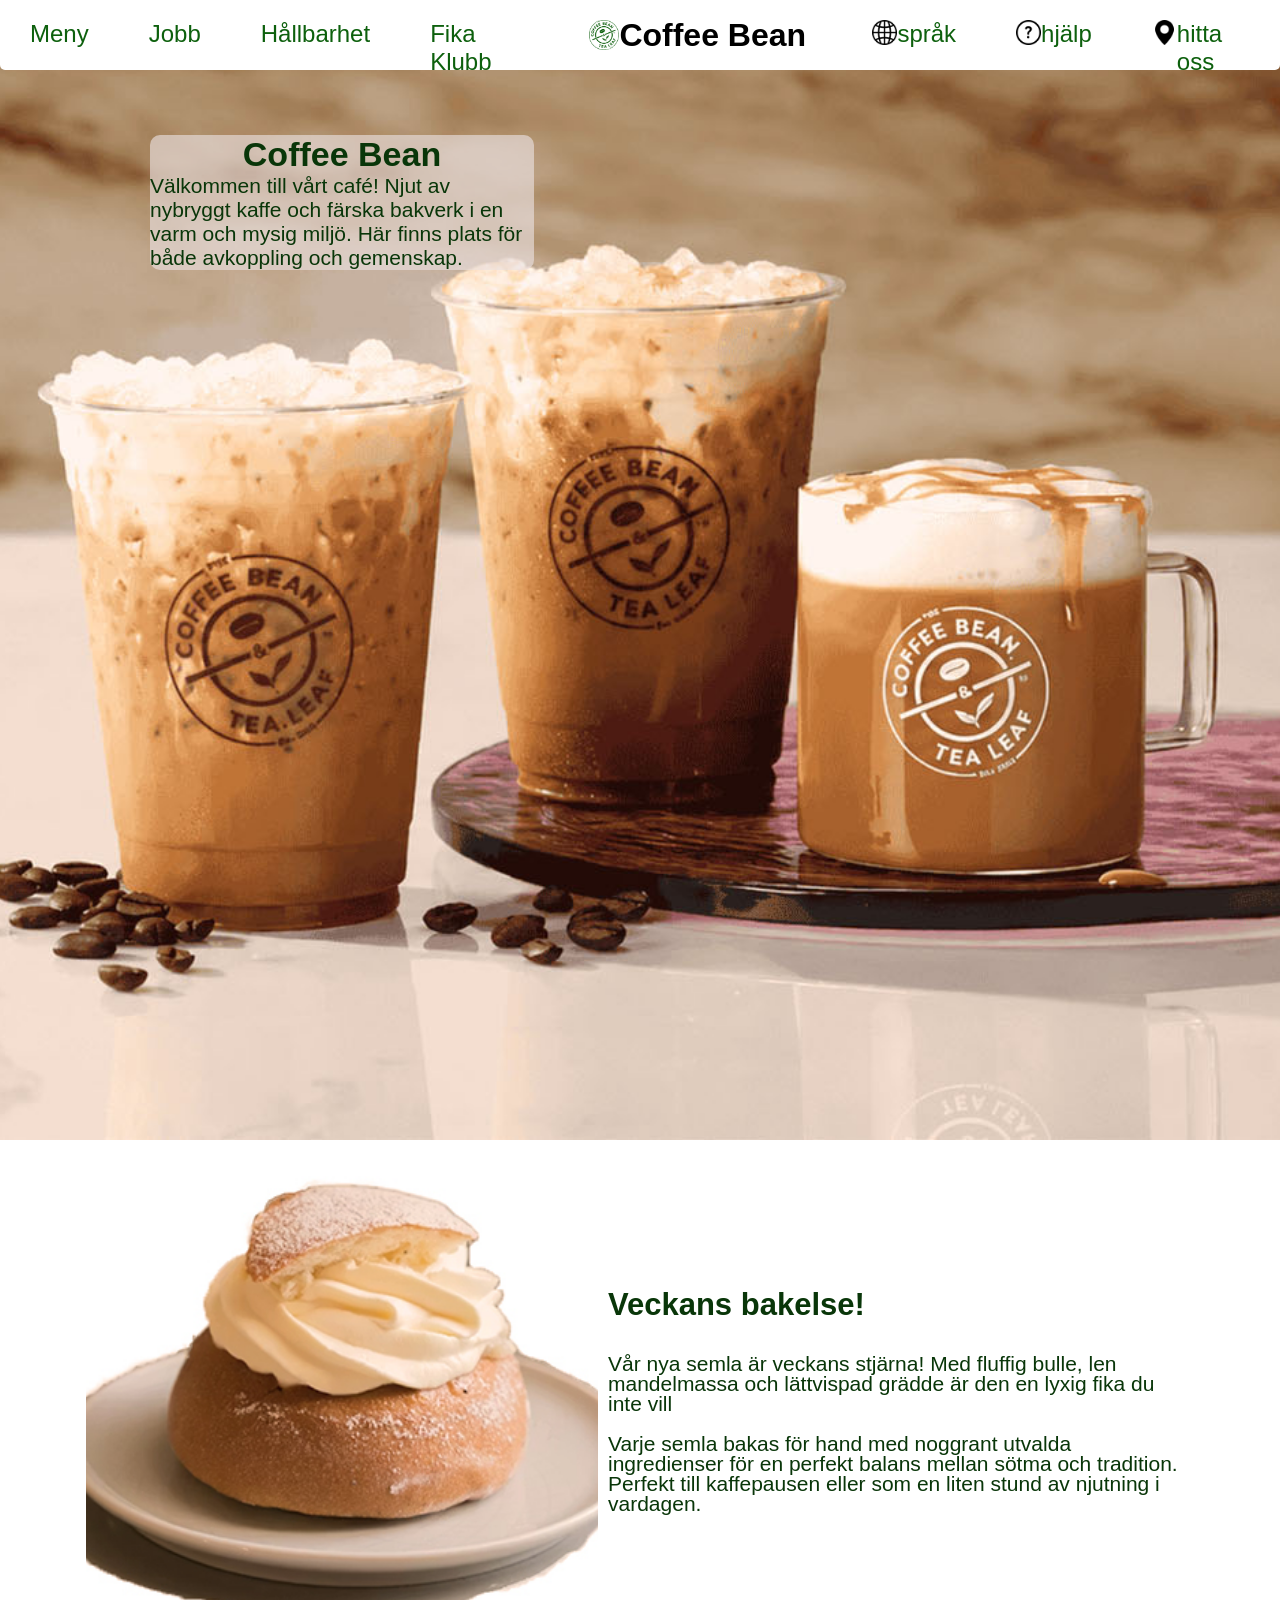
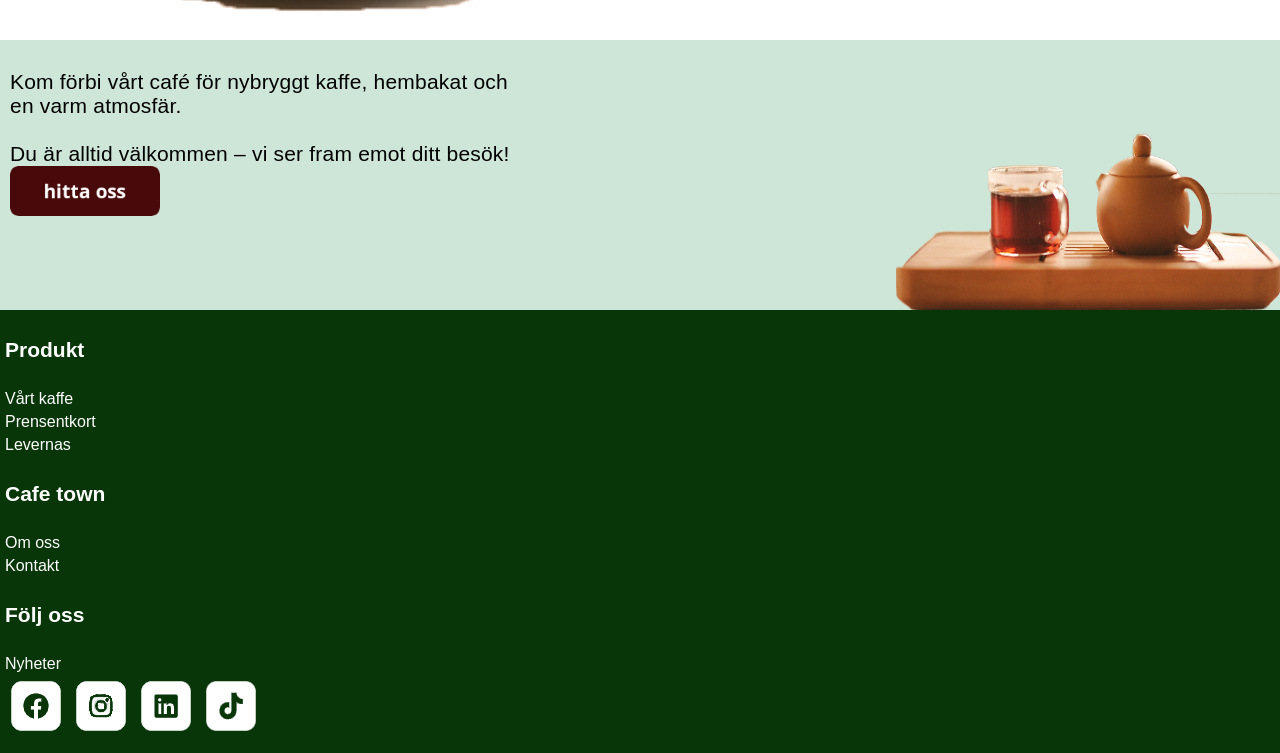
<file: index.html>
<!DOCTYPE html>
<html lang="en">
<head>
  <meta charset="UTF-8">
  <meta name="viewport" content="width=device-width, initial-scale=1.0">
  <meta http-equiv="X-UA-Compatible" content="ie=edge">
  <link rel="stylesheet" href="css/style.css">
  <title>main</title>
</head>
<body>

  <div class="hamburgerMenu">
    <ul>
    <li class="meny"><a href="meny.html">Meny</a></li>
    <li class="meny">Jobb</li>
    <li class="meny">Hållbarhet</li>
        <li class="meny"><a href="FikaKlubb.html">Fika klubb</a></li>
    <li class="tiny"><img class="icons" src="img/globe.png" alt=""> Välj språk</li>
    <li class="tiny"><img class="icons" src="img/question.png" alt=""> Hjälp </li>
    <li class="tiny"><img class="icons" src="img/pin.png" alt=""><a href="hittaOss.html">Hitta Oss</a> </li>
    </ul>
  </div>
  <div class="fade"> </div>

  
  <div class="container">
    <header class="navigation" > 
      <nav class="phoNav"> <img id="icons" src="img/menu.png" alt="menu"></nav>
      <nav class="lapNav">
        <a href="meny.html"><p  class="lapText">Meny</p></a>
        <a href=""><p  class="lapText"> Jobb</p></a>
        <a href=""><p  class="lapText" >Hållbarhet</p></a>
           <a href="FikaKlubb.html"><p  class="lapText" >Fika Klubb</p></a>
      </nav>
<h1> <img  class="icon" src="img/logo.png" alt=""> Coffee Bean</h1>
      <nav class="lapNav">
        <a href=""><p  class="lapText"> <img class="lapIcon" src="img/globe.png" alt="språk">språk</p></a>
        <a href=""><p  class="lapText"> <img class="lapIcon" src="img/question.png" alt="språk">hjälp</p></a>
        <a href="hittaOss.html"><p class="lapText"> <img class="lapIcon" src="img/pin.png" alt="språk">hitta oss</p></a>
      </nav>
    <aside class="phoNav"><a href="hittaOss.html" aria-label="Klicka här för att navigera till hitta oss sidan."><img class="icons" src="img/pin.png" alt="hitta oss"></a> </aside>
    </header>
  
    <main class="main"> <div class="main_rubrik"> <h2>Coffee Bean</h2><p> Välkommen till vårt café! Njut av nybryggt 
      kaffe och färska bakverk i en varm och mysig 
      miljö. Här finns plats för både avkoppling och gemenskap.</p></div>
      </main>
    <div class="veckans_bakelse">
      <aside class="veckans_bakelse_bild">    </aside >
    <aside class="veckans_bakelse_text"> <h3>Veckans bakelse!</h3><p class="veckans_bakelse_paragraf">Vår nya semla är veckans stjärna! Med fluffig bulle, len mandelmassa och lättvispad grädde är den en lyxig fika du inte vill <br> <br> Varje semla bakas för hand med noggrant utvalda ingredienser för en perfekt balans mellan sötma och tradition. Perfekt till kaffepausen eller som en liten stund av njutning i vardagen.</p> </aside>

    </div>
    <section class="coffe_banner"><p class="coffe_banner_text">Kom förbi vårt café för nybryggt kaffe, hembakat och en varm atmosfär. <br><br>Du är alltid välkommen – vi ser fram emot ditt besök!
 <br>
       <a href="hittaOss.html"><img class="button" src="img/button_hitta-oss.png" alt="Hitta oss"></a>
        </p>
        <img class="banner" src="img/tea.png" alt="">  
      </section>

    <footer>
      <ul>
      <li><h4>Produkt</h4></li>
      <li>Vårt kaffe</li>
    <li>Prensentkort</li>
  <li>Levernas</li> 
  <li><h4>Cafe town</h4></li>
  <li>Om oss</li>
  <li>Kontakt</li>
  <li><h4>Följ oss</h4></li>
  <li>Nyheter</li>
  <li> <img src="img/icons.png" alt=""></li>
</ul>
</footer>
  </div>
  <script src="js/hamburger.js"></script>
</body>
</html>
</file>
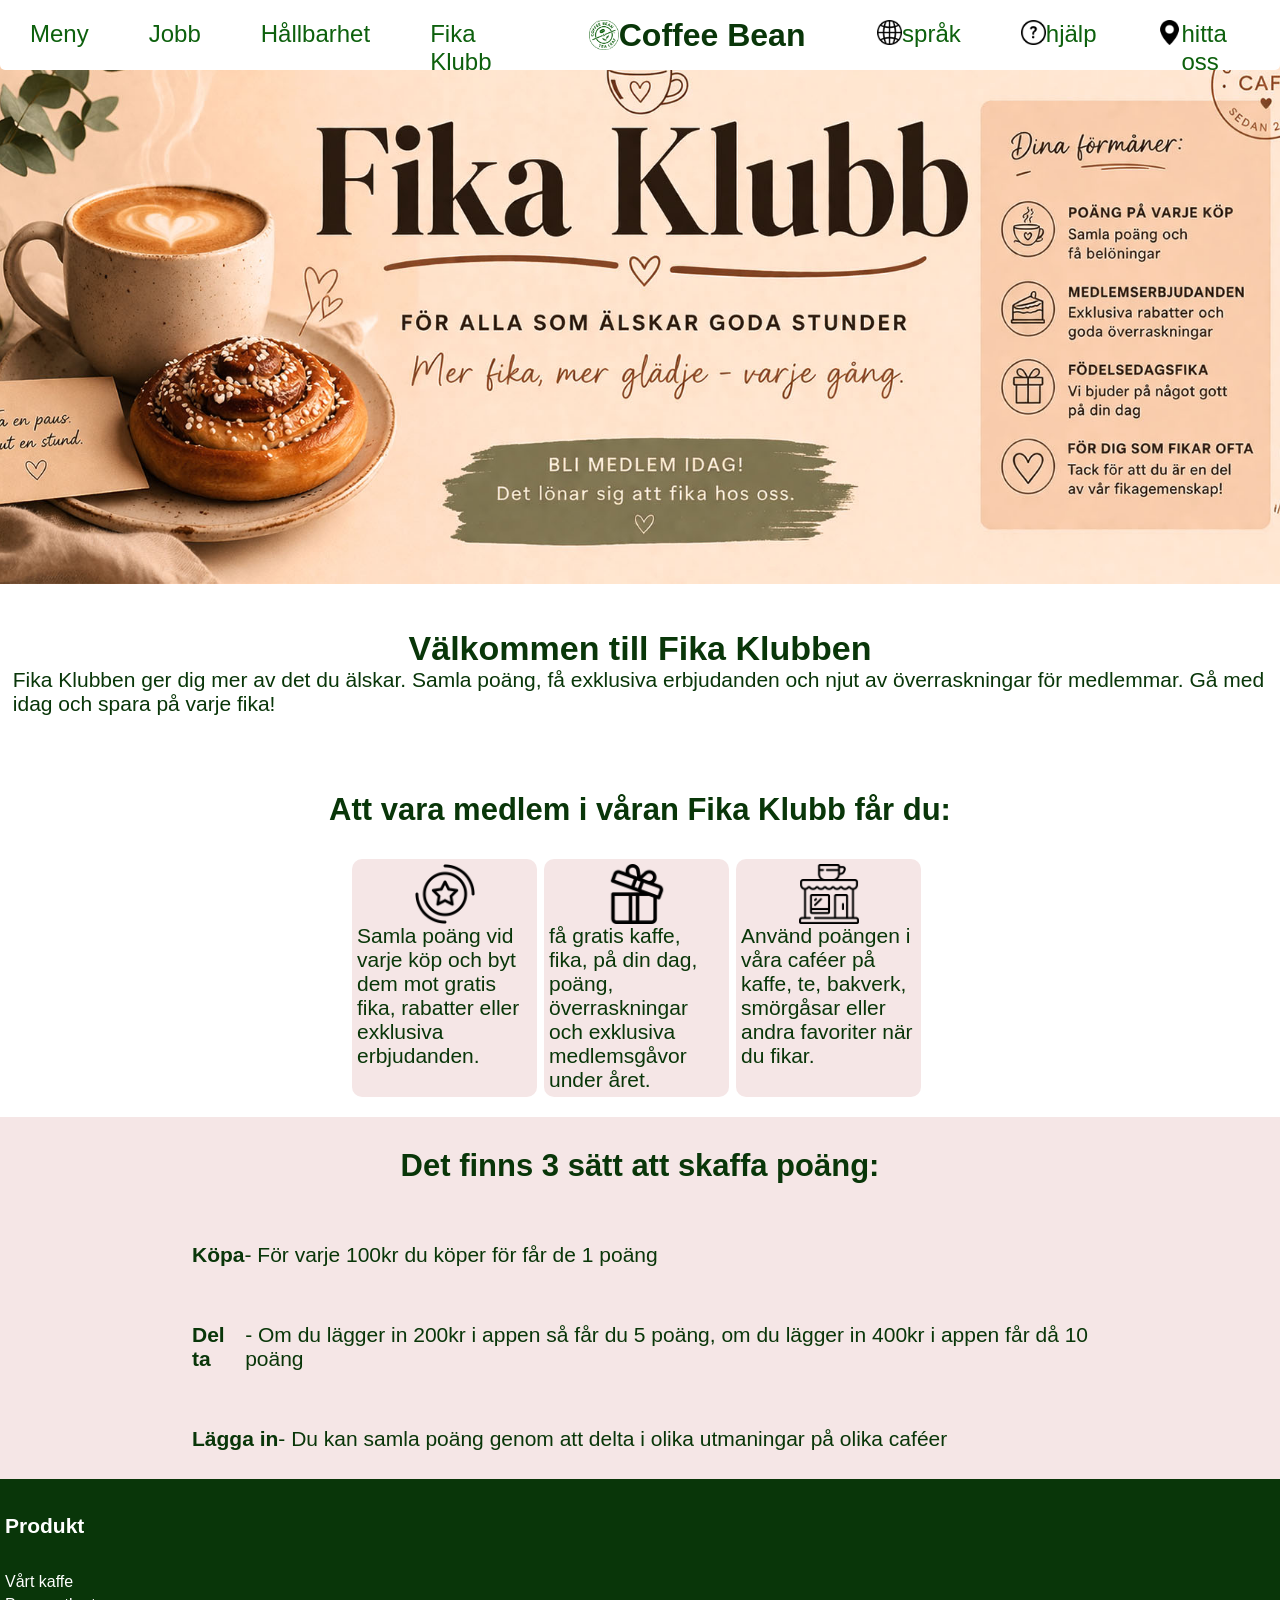
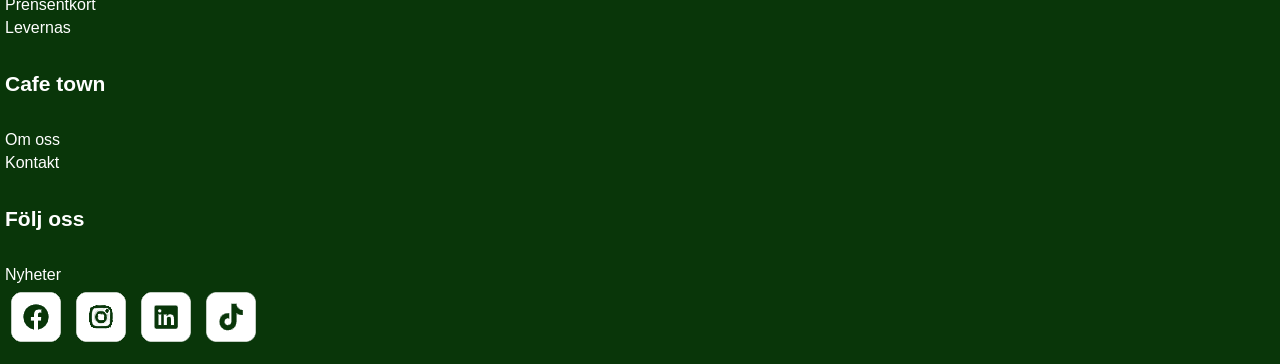
<file: FikaKlubb.html>
<!DOCTYPE html>
<html lang="en">

<head>
    <meta charset="UTF-8">
    <meta name="viewport" content="width=device-width, initial-scale=1.0">
    <link rel="stylesheet" href="css/style.css">
    <title>Fika Klubb</title>
</head>

<body>
    <div class="hamburgerMenu">
        <ul>
            <li class="meny"><a href="meny.html">Meny</a></li>
            <li class="meny">Jobb</li>
            <li class="meny">Hållbarhet</li>
            <li class="meny"><a href="FikaKlubb.html">Fika klubb</a></li>
            <li class="tiny"><img class="icons" src="img/globe.png" alt=""> Välj språk</li>
            <li class="tiny"><img class="icons" src="img/question.png" alt=""> Hjälp </li>
            <li class="tiny"><img class="icons" src="img/pin.png" alt=""><a href="hittaOss.html">Hitta Oss</a> </li>
        </ul>
    </div>
    <div class="fade"> </div>


    <div id="container">
        <header class="navigation">
            <nav class="phoNav"> <img id="icons" src="img/menu.png" alt="menu"></nav>
            <nav class="lapNav">
                <a href="meny.html">
                    <p class="lapText">Meny</p>
                </a>
                <a href="">
                    <p class="lapText"> Jobb</p>
                </a>
                <a href="">
                    <p class="lapText">Hållbarhet</p>
                </a>
                <a href="FikaKlubb.html">
                    <p class="lapText">Fika Klubb</p>
                </a>
            </nav>
            <a href="index.html">
                <h1> <img class="icon" src="img/logo.png" alt=""> Coffee Bean</h1>
            </a>
            <nav class="lapNav">
                <a href="">
                    <p class="lapText"> <img class="lapIcon" src="img/globe.png" alt="språk">språk</p>
                </a>
                <a href="">
                    <p class="lapText"> <img class="lapIcon" src="img/question.png" alt="språk">hjälp</p>
                </a>
                <a href="hittaOss.html">
                    <p class="lapText"> <img class="lapIcon" src="img/pin.png" alt="språk">hitta oss</p>
                </a>
            </nav>
            <aside class="phoNav"><a href="hittaOss.html" aria-label="Klicka här för att navigera till hitta oss sidan."><img class="icons" src="img/pin.png" alt="Hitts oss"></a> </aside>
        </header>

        <header class=" FikaKlubb_banner"></header>


        <Section class="fikaklubb_information">
            <h2 class="fikaklubb_rubrik"> Välkommen till Fika Klubben</h2>
            <p class="fikaklubb_text">Fika Klubben ger dig mer av det du älskar. Samla poäng, få exklusiva erbjudanden och njut av överraskningar för medlemmar. Gå med idag och spara på varje fika!</p>
        </Section>
        <main class="fikaklubb_main">
            <h3 class="fikaklubb_main_rubrik">Att vara medlem i våran Fika Klubb får du:</h3>
            <div class="fikaklubb_main_bilder">
                <p class="fikaklubb_main_text"><img class="fikaklubb_icons" src="img/point.png" alt=""> Samla poäng vid
                    varje köp och byt dem mot gratis fika, rabatter eller exklusiva erbjudanden.</p>
                <p class="fikaklubb_main_text"><img class="fikaklubb_icons" src="img/gift-box.png" alt=""> få gratis
                    kaffe, fika, på din dag, poäng, överraskningar och exklusiva medlemsgåvor under året.</p>
                <p class="fikaklubb_main_text"><img class="fikaklubb_icons" src="img/cafe.png" alt="">Använd poängen i
                    våra caféer på kaffe, te, bakverk, smörgåsar eller andra favoriter när du fikar.</p>
            </div>
        </main>

        <aside class="fikaklubb_points">
            <h3 class="fikaklubb_points_rubrik"> Det finns 3 sätt att skaffa poäng:</h3>
            <div class="fikaklubb_points_alternativ">
                <h4 class="fikaklubb_points_option">Köpa</h4>
                <p class="fikaklubb_points_text"> - För varje 100kr du köper för får de 1 poäng</p>
            </div>
            <div class="fikaklubb_points_alternativ">
                <h4 class="fikaklubb_points_option">Del ta</h4>
                <p class="fikaklubb_points_text"> - Om du lägger in 200kr i appen så får du 5 poäng, om du lägger in
                    400kr i appen får då 10 poäng</p>
            </div>
            <div class="fikaklubb_points_alternativ">
                <h4 class="fikaklubb_points_option">Lägga in</h4>
                <p class="fikaklubb_points_text"> - Du kan samla poäng genom att delta i olika utmaningar på olika
                    caféer</p>
            </div>
        </aside>
        <footer>
            <ul>
            <li>
                <h5>Produkt</h5>
            </li>
            <li>Vårt kaffe</li>
            <li>Prensentkort</li>
            <li>Levernas</li>
            <li>
                <h5>Cafe town</h5>
            </li>
            <li>Om oss</li>
            <li>Kontakt</li>
            <li>
                <h5>Följ oss</h5>
            </li>
            <li>Nyheter</li>
            <li> <img src="img/icons.png" alt=""></li>
        </ul>
        </footer>
    </div>
    <script src="js/hamburger.js"></script>
</body>

</html>
</file>
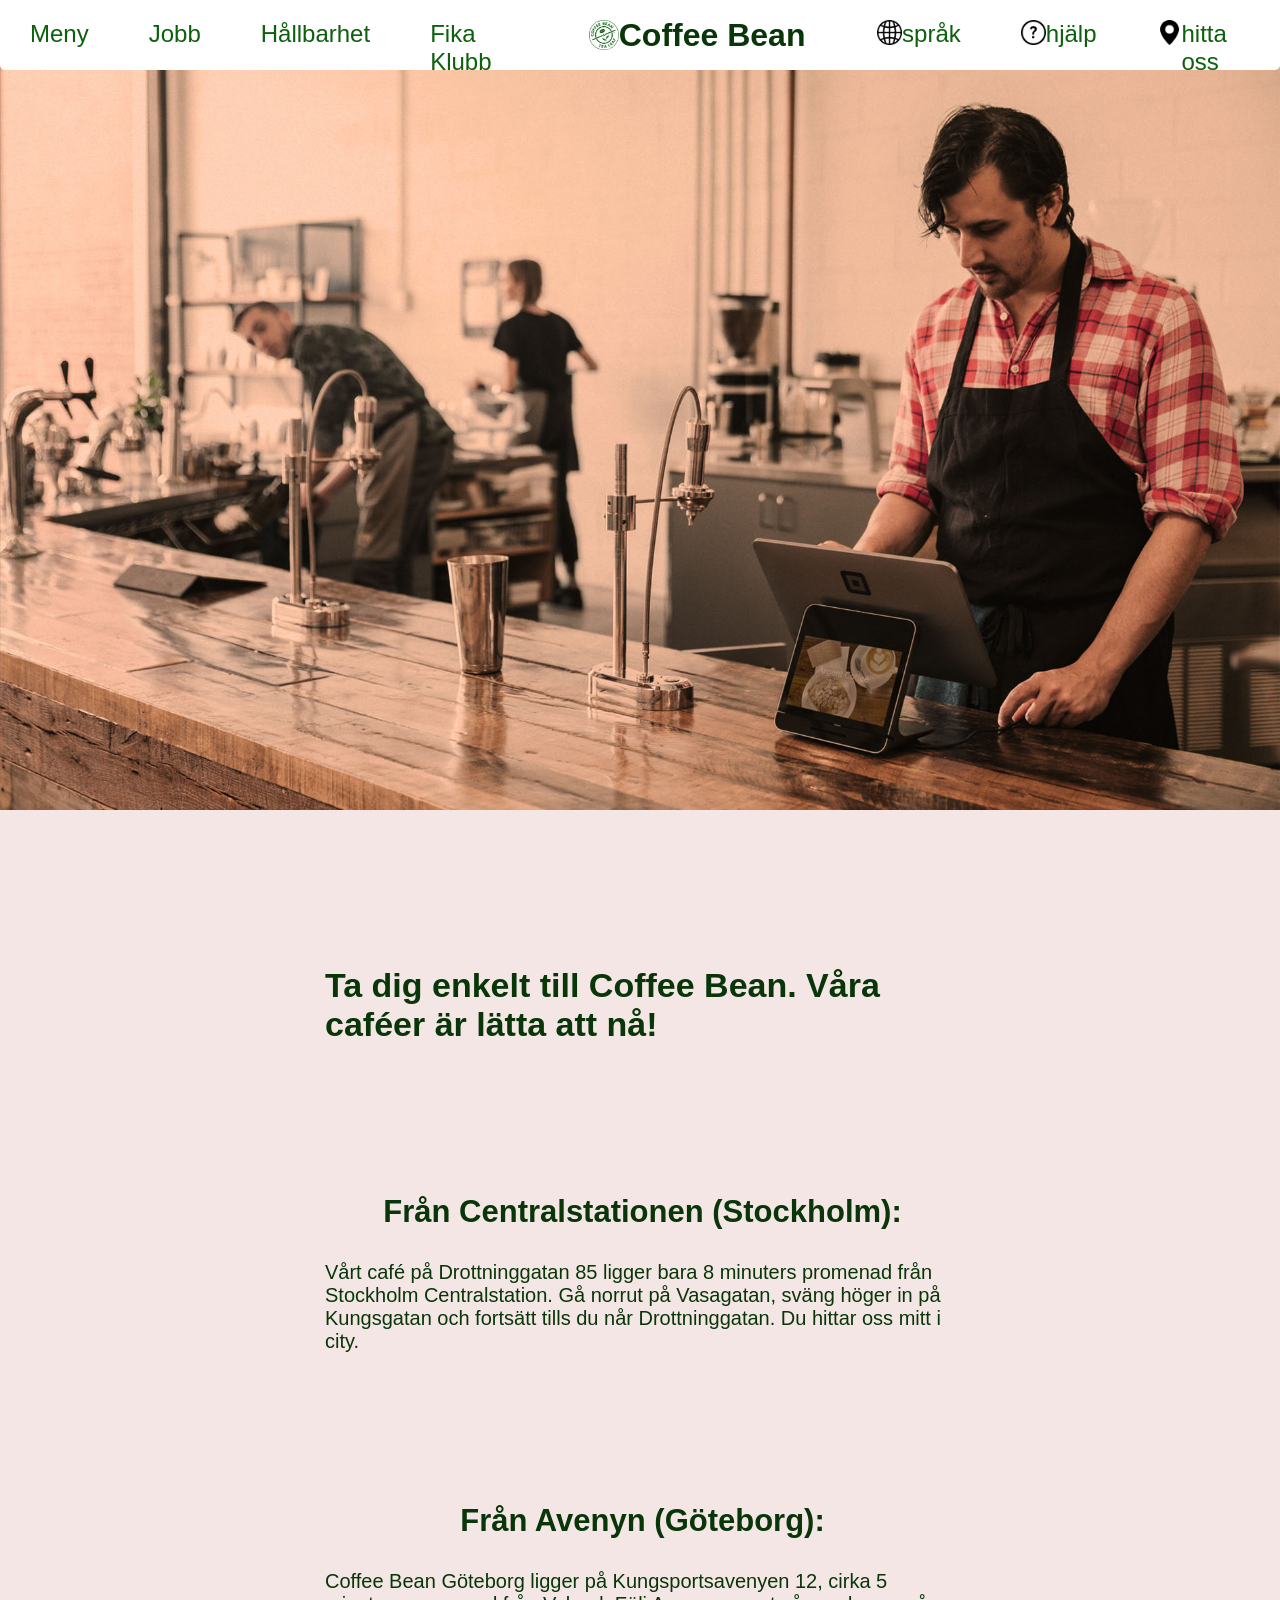
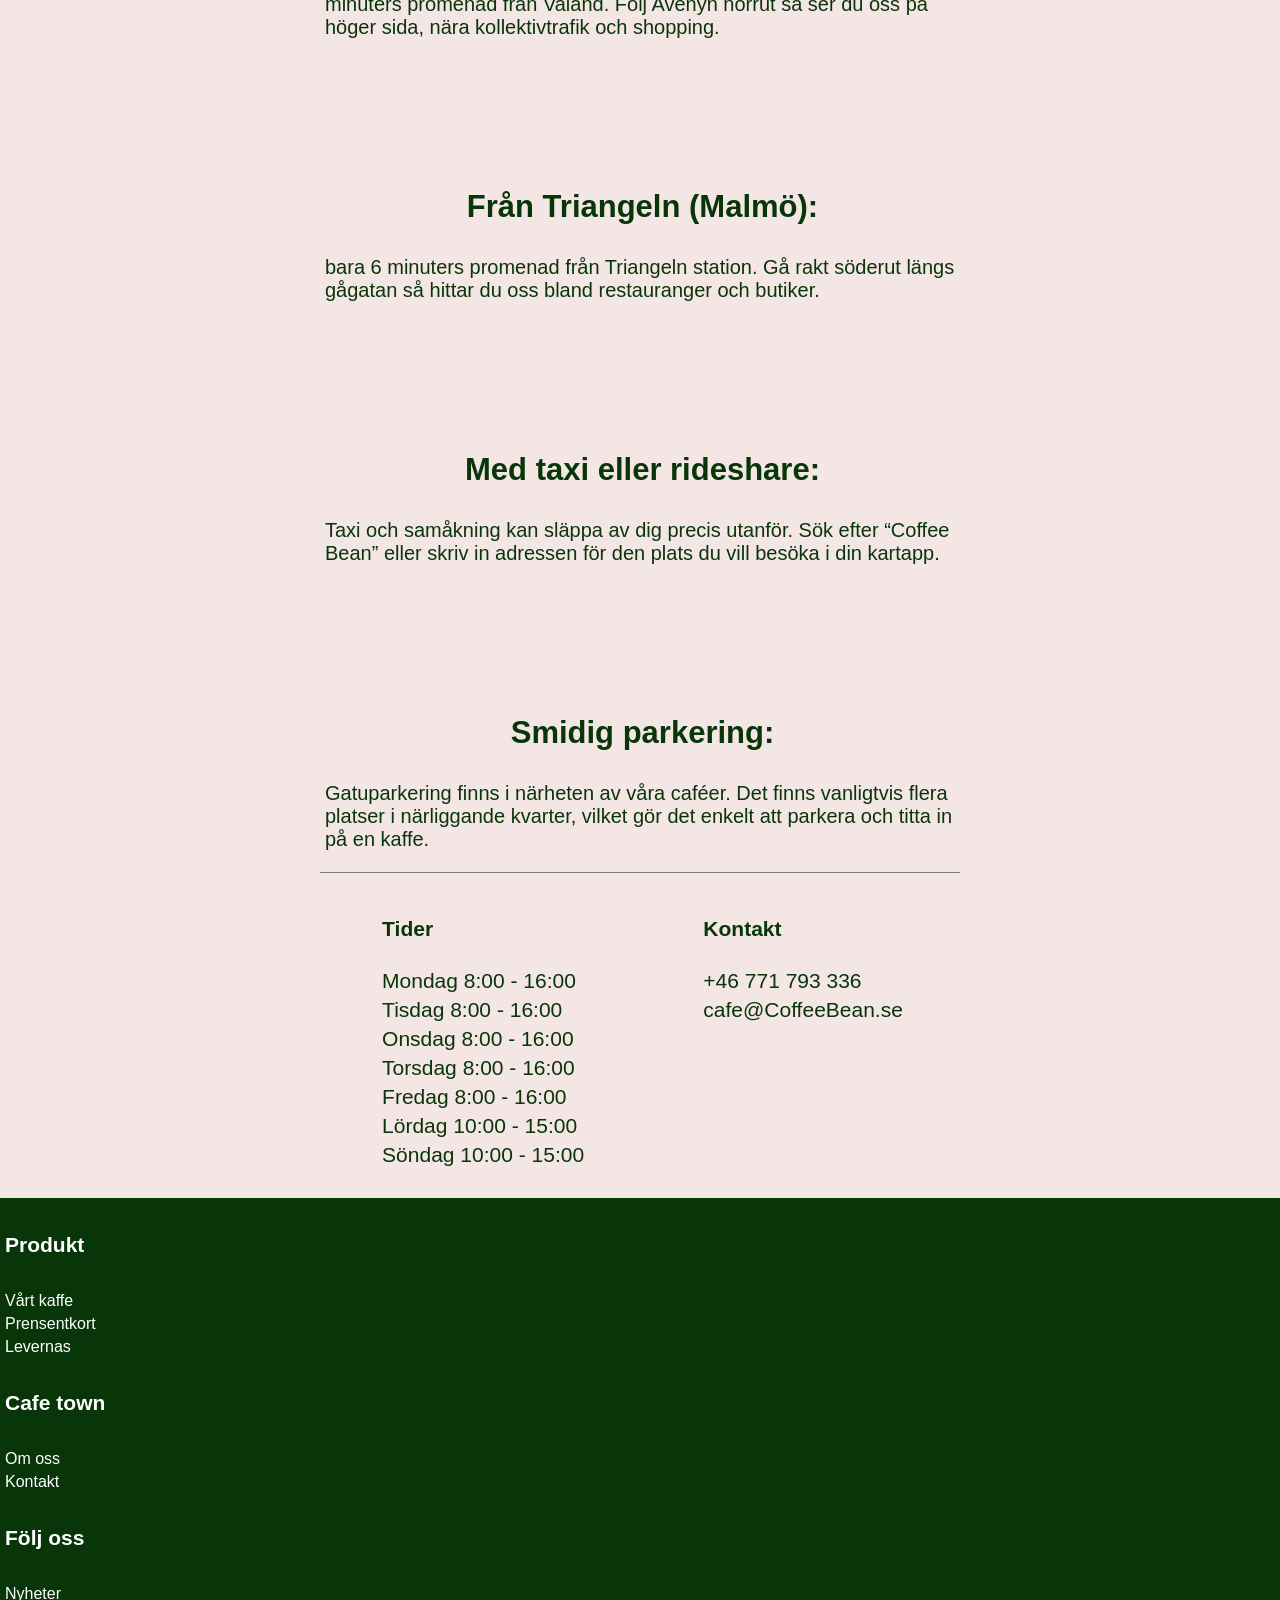
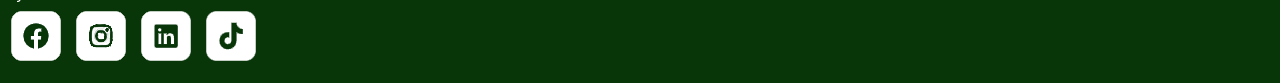
<file: hittaOss.html>
<!DOCTYPE html>
<html lang="en">
<head>
  <meta charset="UTF-8">
  <meta name="viewport" content="width=device-width, initial-scale=1.0">
  <meta http-equiv="X-UA-Compatible" content="ie=edge">
  <link rel="stylesheet" href="css/style.css">
  <title>hittaoss</title>
</head>
<body>

  <div class="hamburgerMenu">
    <ul>
    <li class="meny"><a href="meny.html">Meny</a></li>
    <li class="meny">Jobb</li>
    <li class="meny">Hållbarhet</li>
        <li class="meny"><a href="FikaKlubb.html">Fika klubb</a></li>
    <li class="tiny"><img class="icons" src="img/globe.png" alt=""> Välj språk</li>
    <li class="tiny"><img class="icons" src="img/question.png" alt=""> Hjälp </li>
    <li class="tiny"><img class="icons" src="img/pin.png" alt=""><a href="hittaOss.html">Hitta Oss</a> </li>
    </ul>
  </div>
  <div class="fade"> </div>

  
  <div id="container">
    <header class="navigation"> 
      <nav class="phoNav"> <img id="icons" src="img/menu.png" alt="menu"></nav>
      <nav class="lapNav">
        <a href="meny.html"><p  class="lapText">Meny</p></a>
        <a href=""><p  class="lapText"> Jobb</p></a>
        <a href=""><p  class="lapText" >Hållbarhet</p></a>
           <a href="FikaKlubb.html"><p  class="lapText" >Fika Klubb</p></a>
      </nav>
 <a href="index.html">
                <h1> <img class="icon" src="img/logo.png" alt=""> Coffee Bean</h1>
            </a>
      <nav class="lapNav">
        <a href=""><p  class="lapText"> <img class="lapIcon" src="img/globe.png" alt="språk">språk</p></a>
        <a href=""><p  class="lapText"> <img class="lapIcon" src="img/question.png" alt="språk">hjälp</p></a>
        <a href="hittaOss.html"><p class="lapText"> <img class="lapIcon" src="img/pin.png" alt="språk">hitta oss</p></a>
      </nav>
    <aside class="phoNav"><a href="hittaOss.html" aria-label="Klicka här för att navigera till hitta oss sidan."><img class="icons" src="img/pin.png" alt="hitta oss"></a> </aside>
    </header>

      <div class="hittaoss_banner"></div>

      <main class="hittaoss">
        <div class="hittaoss_information">
          <ul>
        <li ><h2 class="hittaoss_rubrik">Ta dig enkelt till Coffee Bean. Våra caféer är lätta att nå!</h2></li>

<li ><h3 class="hittaoss_plats"> Från Centralstationen (Stockholm):</h3><p class="hittaoss_plats_beskrivning">
Vårt café på Drottninggatan 85 ligger bara 
8 minuters promenad från Stockholm Centralstation.
 Gå norrut på Vasagatan, 
sväng höger in på Kungsgatan och fortsätt 
tills du når Drottninggatan. Du hittar oss mitt i city.</p></li>
<li ><h3 class="hittaoss_plats">Från Avenyn (Göteborg):</h3><p class="hittaoss_plats_beskrivning">
Coffee Bean Göteborg ligger på Kungsportsavenyen 12, cirka 5 minuters promenad
 från Valand. Följ Avenyn norrut 
 så ser du oss på höger sida, nära 
 kollektivtrafik och shopping.</p></li>
 <li ><h3 class="hittaoss_plats">Från Triangeln (Malmö):</h3><p class="hittaoss_plats_beskrivning">
bara 6 minuters promenad 
från Triangeln station. Gå rakt söderut längs 
gågatan så hittar du oss bland restauranger
och butiker.</p></li>
<li ><h3 class="hittaoss_plats">Med taxi eller rideshare:</h3><p class="hittaoss_plats_beskrivning">
Taxi och samåkning kan släppa av dig precis
 utanför. Sök efter “Coffee Bean” eller skriv
  in adressen för den plats du vill besöka i 
  din kartapp.</p></li>
  <li ><h3 class="hittaoss_plats">Smidig parkering:</h3><p class="hittaoss_plats_beskrivning">
Gatuparkering finns i närheten av våra caféer. 
Det finns vanligtvis
 flera platser i närliggande kvarter,
  vilket gör det enkelt att parkera och 
  titta in på en kaffe.</p></li>
  </ul>
  </div>
    <div class="hittaoss_tider">

    <ul>
      <li ><h4 class="rubrik_tider"> Tider</h4></li>
      <li > <p class="tid">Mondag 8:00 - 16:00</p>  </li>
      <li ><p class="tid"> Tisdag 8:00 - 16:00</p></li>
      <li > <p class="tid">Onsdag 8:00 - 16:00</p></li>
      <li> <p class="tid">Torsdag 8:00 - 16:00</p></li>
      <li ><p class="tid"> Fredag  8:00 - 16:00</p></li>
      <li ><p class="tid"> Lördag 10:00 - 15:00</p></li>
      <li ><p class="tid"> Söndag 10:00 - 15:00</p></li>
    </ul>
   
    <ul>
      <li > <h4 class="rubrik_kontakt"> Kontakt</h4></li>
      <li > <p class="kontakt"> +46 771 793 336</p></li>
      <li > <p class="kontakt">cafe@CoffeeBean.se</p></li>
    </ul>

    
  </div>
      </main>
  

        <footer>
          <ul>
            <li>
                <h5>Produkt</h5>
            </li>
            <li>Vårt kaffe</li>
            <li>Prensentkort</li>
            <li>Levernas</li>
            <li>
                <h5>Cafe town</h5>
            </li>
            <li>Om oss</li>
            <li>Kontakt</li>
            <li>
                <h5>Följ oss</h5>
            </li>
            <li>Nyheter</li>
            <li> <img src="img/icons.png" alt=""></li>
          </ul>
        </footer>
    </div>
    <script src="js/hamburger.js"></script>
</file>
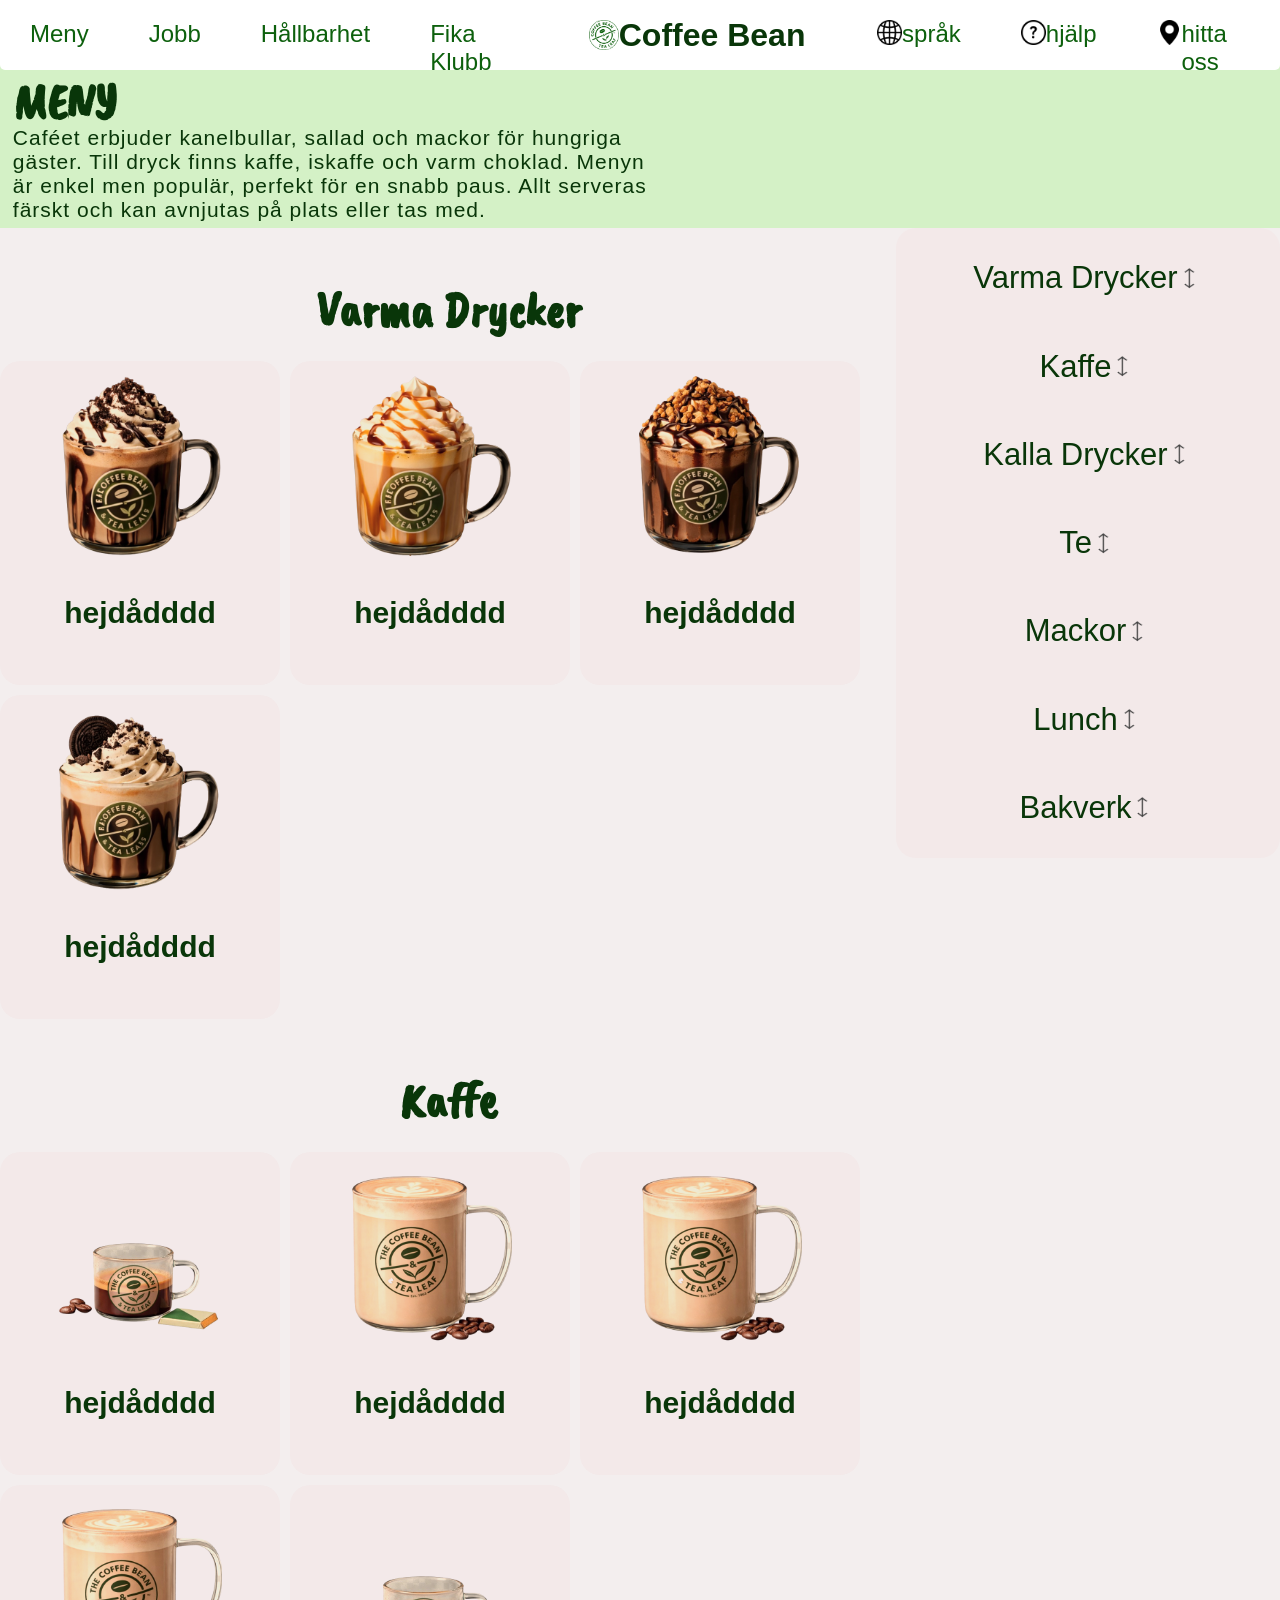
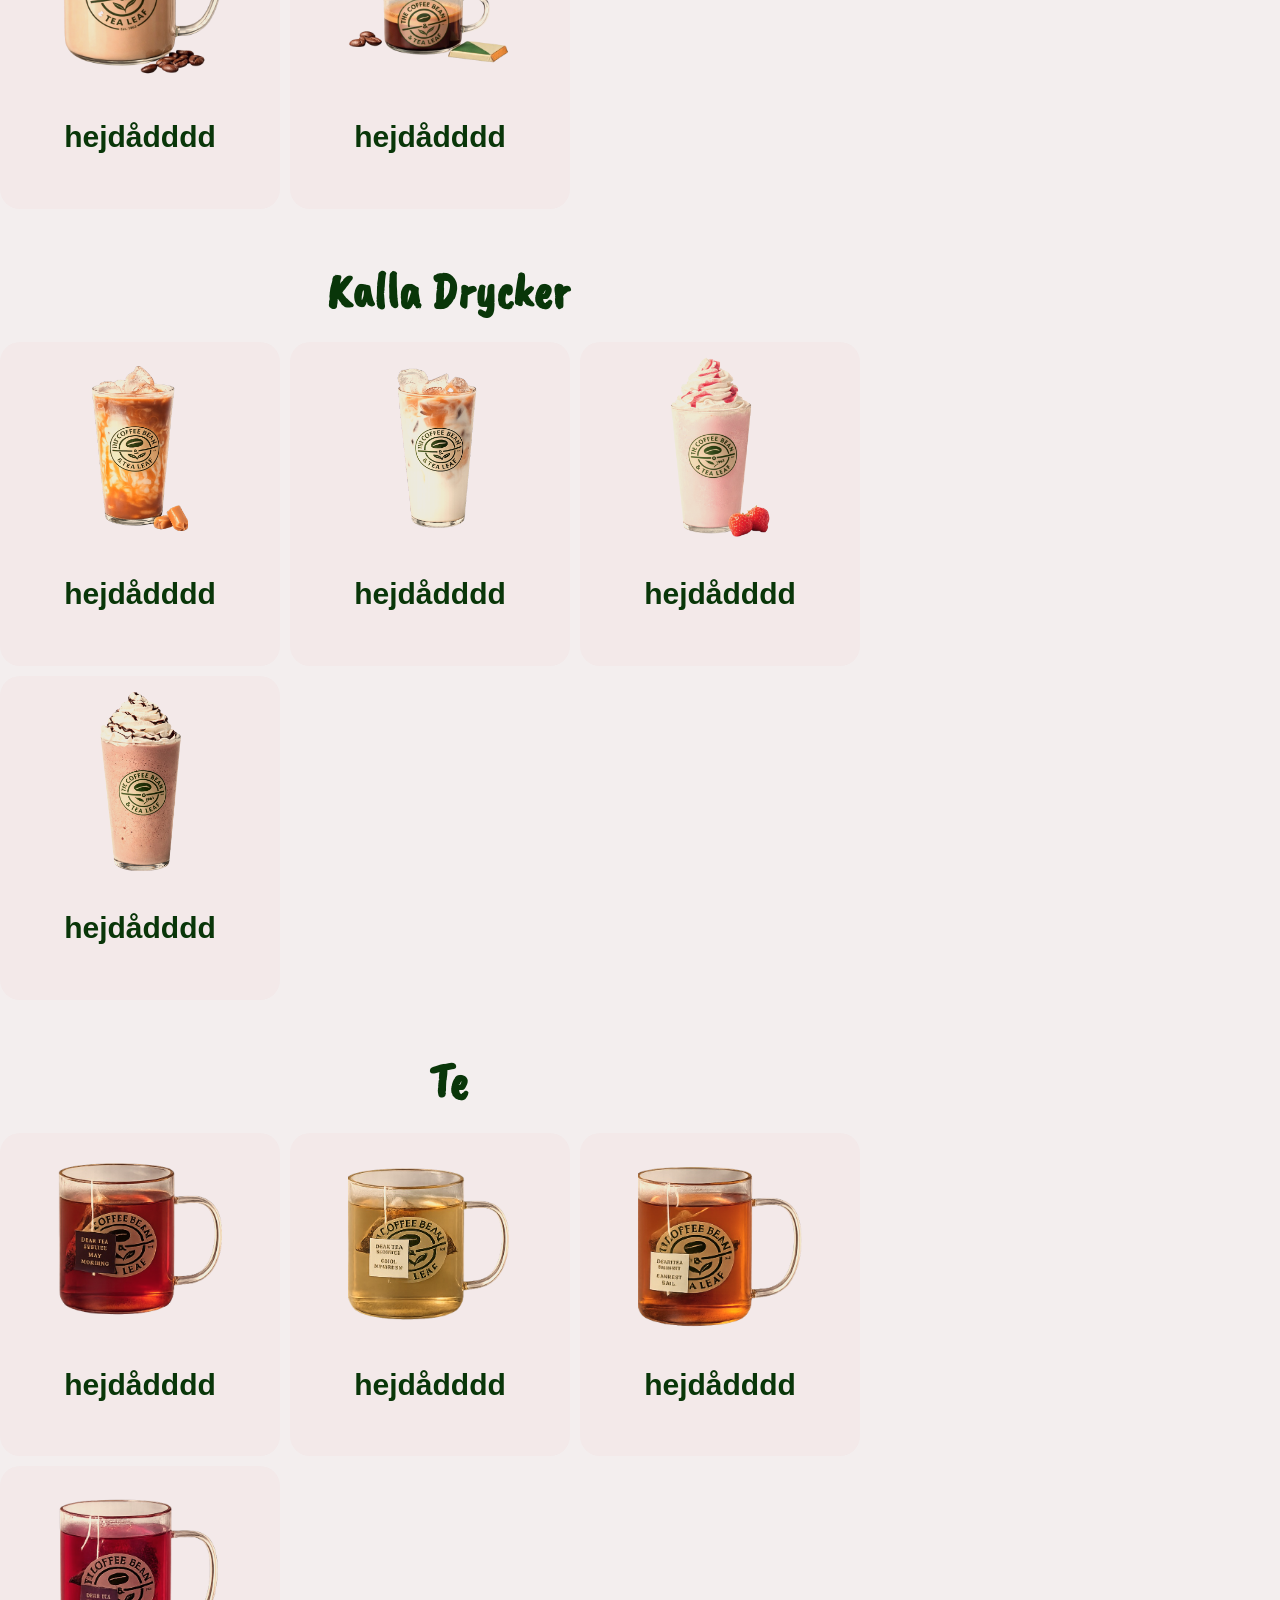
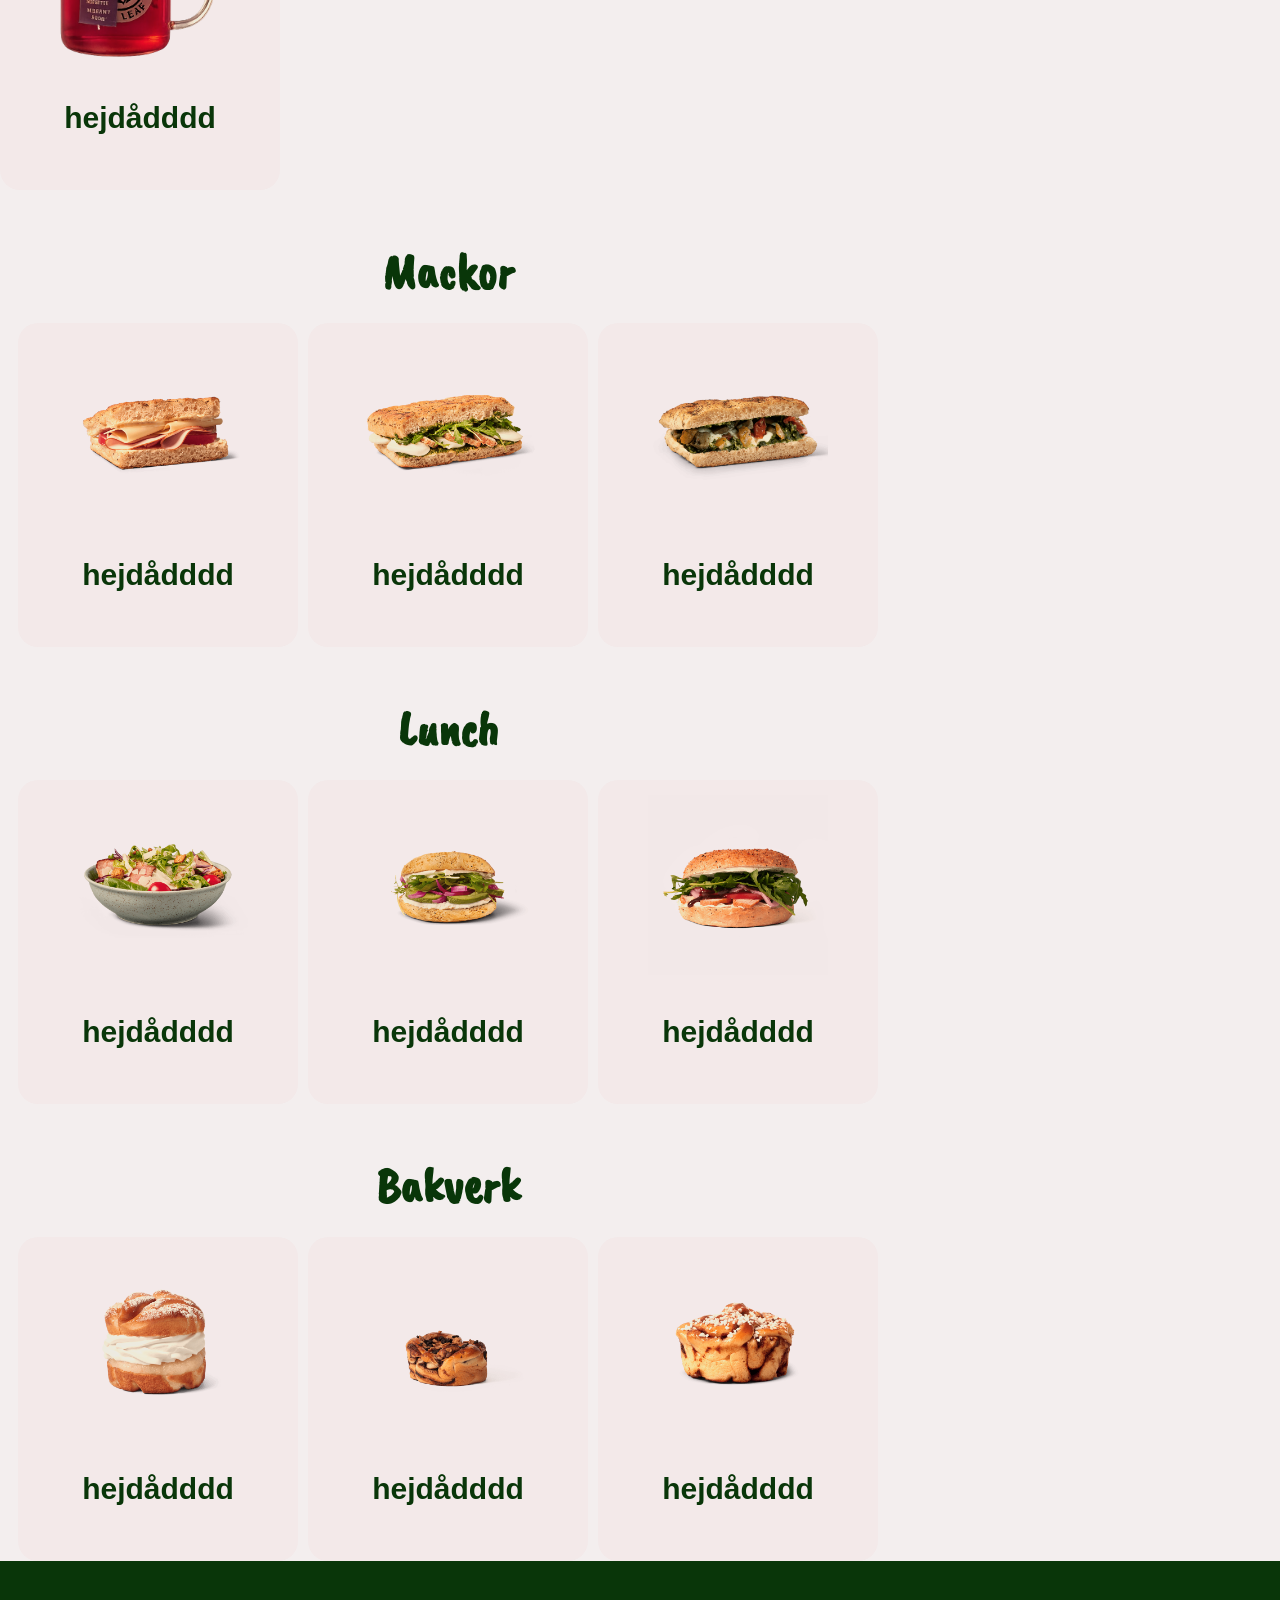
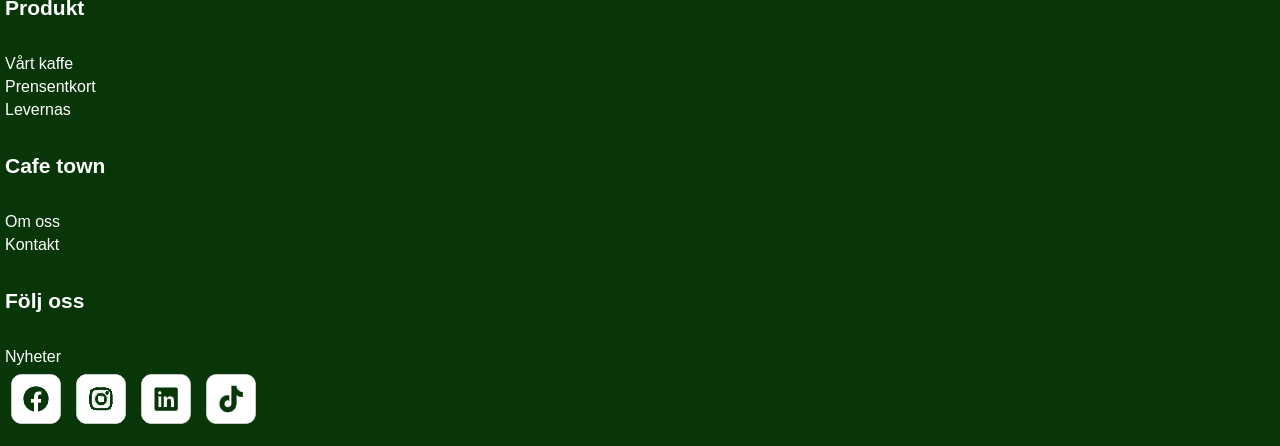
<file: meny.html>
<!DOCTYPE html>
<html lang="en">

<head>
    <meta charset="UTF-8">
    <meta name="viewport" content="width=device-width, initial-scale=1.0">
    <link rel="stylesheet" href="css/style.css">
    <title>meny</title>
    <link rel="preconnect" href="https://fonts.googleapis.com">
    <link rel="preconnect" href="https://fonts.gstatic.com" crossorigin>
    <link href="https://fonts.googleapis.com/css2?family=Caveat+Brush&display=swap" rel="stylesheet">
</head>

<body>
    <div class="hamburgerMenu">
        <ul>
        <li class="meny"><a href="meny.html">Meny</a></li>
        <li class="meny">Jobb</li>
        <li class="meny">Hållbarhet</li>
        <li class="meny"><a href="FikaKlubb.html">Fika klubb</a></li>
        <li class="tiny"><img class="icons" src="img/globe.png" alt=""> Välj Språk</li>
        <li class="tiny"><img class="icons" src="img/question.png" alt=""> Hjälp </li>
        <li class="tiny"><img class="icons" src="img/pin.png" alt=""> <a href="hittaOss.html">Hitta Oss</a></li>
        </ul>
    </div>
    <div class="fade"> </div>
    <div class="container">
        <header class="navigation">
            <nav class="phoNav"> <img id="icons" src="img/menu.png" alt="menu"></nav>
            <nav class="lapNav">
                <a href="meny.html">
                    <p class="lapText">Meny</p>
                </a>
                <a href="">
                    <p class="lapText"> Jobb</p>
                </a>
                <a href="">
                    <p class="lapText">Hållbarhet</p>
                </a>
                <a href="FikaKlubb.html">
                    <p class="lapText">Fika Klubb</p>
                </a>
            </nav>
            <a href="index.html">
                <h1> <img class="icon" src="img/logo.png" alt=""> Coffee Bean</h1>
            </a>
            <nav class="lapNav">
                <a href="">
                    <p class="lapText"> <img class="lapIcon" src="img/globe.png" alt="språk">språk</p>
                </a>
                <a href="">
                    <p class="lapText"> <img class="lapIcon" src="img/question.png" alt="språk">hjälp</p>
                </a>
                <a href="hittaOss.html">
                    <p class="lapText"> <img class="lapIcon" src="img/pin.png" alt="språk">hitta oss</p>
                </a>
            </nav>
            <aside class="phoNav"><a href="hittaOss.html" aria-label="Klicka här för att navigera till hitta oss sidan."><img class="icons" src="img/pin.png" alt="Hitta oss"></a> </aside>
        </header>




        <div class="food-itmes">
            <div class="beskrivning">
                <h2 class="rubrik2"> MENY</h2>
                <p class="meny_beskrivning">Caféet erbjuder kanelbullar,
                    sallad och mackor för hungriga gäster. Till
                    dryck finns kaffe, iskaffe och varm choklad.
                    Menyn är enkel men populär, perfekt för en snabb
                    paus. Allt serveras färskt och kan avnjutas på plats
                    eller tas med.</p>
            </div>

        </div>
        <div id="Menu_container">
        <nav class="item_menu">
            <a class="nav" href="#Varma_Drycker"><p class="nav">Varma Drycker <img class="icons" src="img/arrow.png" alt=""></p></a>
            <a class="nav" href="#Kaffe"><p class="nav">Kaffe <img class="icons" src="img/arrow.png" alt=""></p></a>
           <a class="nav" href="#Kalla_Drycker"><p class="nav"> Kalla Drycker <img class="icons" src="img/arrow.png" alt=""></p></a> 
            <a class="nav" href="#Te"><p class="nav">Te <img class="icons" src="img/arrow.png" alt=""></p></a>
            <a class="nav" href="#Mackor"><p class="nav"> Mackor <img class="icons" src="img/arrow.png" alt=""></p></a>
            <a class="nav" href="#Lunch"> <p class="nav"> Lunch <img class="icons" src="img/arrow.png" alt=""></p></a>
            <a class="nav" href="#bakverk"> <p class="nav"> Bakverk <img class="icons" src="img/arrow.png" alt=""></p></a>
        </nav>

        <main class="main_meny">
            <h3 id="Varma_Drycker"> Varma Drycker</h3>
            <aside class="display">
                <section class="box">
                    <img class="items" src="img/chocolate1.png" alt="">
                    <h4 class="namn_mat">hejdådddd</h4>
                </section>
                <section class="box">
                    <img class="items" src="img/chocolate2.png" alt="">
                    <h4 class="namn_mat">hejdådddd</h4>
                </section>
                <section class="box">
                    <img class="items" src="img/chocolate3.png" alt="">
                    <h4 class="namn_mat">hejdådddd</h4>
                </section>
                <section class="box">
                    <img class="items" src="img/chocolate4.png" alt="">
                    <h4 class="namn_mat">hejdådddd</h4>
                </section>
            </aside>

            <h3 id="Kaffe"> Kaffe</h3>
            <aside class=" display">
                <section class="box">
                    <img class="items" src="img/coffe1.png" alt="">
                    <h4 class="namn_mat">hejdådddd</h4>
                </section>
                <section class="box">
                    <img class="items" src="img/coffe2.png" alt="">
                    <h4 class="namn_mat">hejdådddd</h4>
                </section>
                <section class="box">
                    <img class="items" src="img/coffe2.png" alt="">
                    <h4 class="namn_mat">hejdådddd</h4>
                </section>
                <section class="box">
                    <img class="items" src="img/coffe2.png" alt="">
                    <h4 class="namn_mat">hejdådddd</h4>
                </section>

                <section class="box">
                    <img class="items" src="img/coffe1.png" alt="">
                    <h4 class="namn_mat">hejdådddd</h4>
                </section>

            </aside>

            <h3 id="Kalla_Drycker"> Kalla Drycker</h3>
            <aside class="display">
                <section class="box">
                    <img class="items" src="img/iskaffe1.png" alt="">
                    <h4 class="namn_mat">hejdådddd</h4>
                </section>
                <section class="box">
                    <img class="items" src="img/iskaffe2.png" alt="">
                    <h4 class="namn_mat">hejdådddd</h4>
                </section>
                <section class="box">
                    <img class="items" src="img/milkshake1.png" alt="">
                    <h4 class="namn_mat">hejdådddd</h4>
                </section>
                <section class="box">
                    <img class="items" src="img/milkshake2.png" alt="">
                    <h4 class="namn_mat">hejdådddd</h4>
                </section>
            </aside>

            <h3 id="Te"> Te</h3>
            <aside class="display">
                <section class="box">
                    <img class="items" src="img/tea1.png" alt="">
                    <h4 class="namn_mat">hejdådddd</h4>
                </section>
                <section class="box">
                    <img class="items" src="img/tea2.png" alt="">
                    <h4 class="namn_mat">hejdådddd</h4>
                </section>
                <section class="box">
                    <img class="items" src="img/tea3.png" alt="">
                    <h4 class="namn_mat">hejdådddd</h4>
                </section>
                <section class="box">
                    <img class="items" src="img/tea4.png" alt="">
                    <h4 class="namn_mat">hejdådddd</h4>
                </section>
            </aside>
            <h3 id="Mackor"> Mackor</h3>
            <aside class="display">
                <section class="box">
                    <img class="items" src="img/macka1.png" alt="">
                    <h4 class="namn_mat">hejdådddd</h4>
                </section>
                <section class="box">
                    <img class="items" src="img/macka2.png" alt="">
                    <h4 class="namn_mat">hejdådddd</h4>
                </section>
                <section class="box">
                    <img class="items" src="img/macka3.png" alt="">
                    <h4 class="namn_mat">hejdådddd</h4>
                </section>

            </aside>

            <h3 id="Lunch"> Lunch</h3>
            <aside class="display">
                <section class="box">
                    <img class="items" src="img/lunch1.png" alt="">
                    <h4 class="namn_mat">hejdådddd</h4>
                </section>
                <section class="box">
                    <img class="items" src="img/lunch2.png" alt="">
                    <h4 class="namn_mat">hejdådddd</h4>
                </section>
                <section class="box">
                    <img class="items" src="img/lunch3.png" alt="">
                    <h4 class="namn_mat">hejdådddd</h4>
                </section>

            </aside>

            <h3 id="bakverk"> Bakverk</h3>
            <aside class="display">
                <section class="box">
                    <img class="items" src="img/bakelse1.png" alt="">
                    <h4 class="namn_mat">hejdådddd</h4>
                </section>
                <section class="box">
                    <img class="items" src="img/bakelse2.png" alt="">
                    <h4 class="namn_mat">hejdådddd</h4>
                </section>
                <section class="box">
                    <img class="items" src="img/bakelse3.png" alt="">
                    <h4 class="namn_mat">hejdådddd</h4>
                </section>

            </aside>
            </div>

        </main>
        <footer>
            <ul>
            <li>
                <h5>Produkt</h5>
            </li>
            <li>Vårt kaffe</li>
            <li>Prensentkort</li>
            <li>Levernas</li>
            <li>
                <h5>Cafe town</h5>
            </li>
            <li>Om oss</li>
            <li>Kontakt</li>
            <li>
                <h5>Följ oss</h5>
            </li>
            <li>Nyheter</li>
            <li> <img src="img/icons.png" alt=""></li>
        </ul>
        </footer>
    </div>
    <script src="js/hamburger.js"></script>


</body>

</html>
</file>
<file: css/style.css>
/* Chrome, Edge, Safari */
html::-webkit-scrollbar {
    display: none;
}

/* Firefox */
html {
    scrollbar-width: none;
}
body{
    margin:0px;
    background-color: #093609;
}

ul{
    list-style: none;
   padding: 0;
}
p, h1, h2, h3, h4, a {
    font-family: sans-serif;
  }


.container{
  
        display:flex;
        flex-direction: column;
}

    .navigation { 
        background-color: white;
        display: flex;
        flex-direction: row;
        align-items: center;
        justify-content: space-between;
        height:30px;
        width:100vw;
        position: fixed;
        border-radius: 0px 0px 5px 5px;
        z-index: 1000;
    }
    .hamburgerMenu{
        background-color: white;
        position: fixed;
        left:-90vw;
        height:100vh;
        width: 55vw;
        z-index:1000;
        transition:left 0.3s;
    }
    .fade{
        display:none;
        background-color: transparent;
        position: fixed;
        right: 0;
        z-index:1000;
        height:100vh;
        width:45vw;
        
    }
    .visible {
        display:block;
    }
    .show{
        left:0vw;
    }
    .meny{
        font-family: Sans-serif;
        margin-left:10px;
        color:#093609;
        font-size:40px;
        padding-top: 20px;
        margin-bottom:20px;
    }
    .tiny{
        font-family: Sans-serif;
        margin-left:10px;
        margin-bottom:25px;
        font-size:25px;
        color:#093609
    }
    .icon{
        width:30px;
        height:30px;
    }

    h1{
        font-family: Sans-serif;
        display: flex;
        align-items:center;
        justify-content: center;        
        width:30%;
        height:100%;
        width:300px;
        
    }
  
    .icons,#icons{
        width:25px;
        height:25px;
    }
   
    
    .phoNav{
        background-color: white;
        height: 90%;
        display: flex;
        justify-content: center;
        
    }
    .lapNav{
        display: none;
        height:30px;
        justify-content: space-between;
        
    }
    .lapIcon{
        width:25px;
        height:25px;
    }
    .lapText{
        font-family: Sans-serif;
        display: flex;
        justify-content: center;
        color: #0d600d;
        font-size: x-large;
        text-decoration: none;
        margin-left: 30px;
        margin-right: 30px;
    }
    a{
        text-decoration: none;
        color: #093609;
    }
    
    .main{
        padding-top:40px;
        min-height:50vh;
        width:100vw;        
        background-image: url(../img/banner2.jpg);
        background-size:cover;
        background-position: center;
        background-repeat:no-repeat;
     
    }
    .main_rubrik{
        display: flex;  
        flex-direction: column;
        align-items: center;
        font-family: Sans-serif;
       margin-bottom:560px; 
      
        width: 60VW;
        height: auto;
        background-color: rgba(234, 225, 225, 0.527);
        border-radius: 10px;
    }
    h2{
        margin:0px;
        color:#093609;
        font-size: 21;
    }
    p{
        margin: 0px;
        color:#093609;
        font-size: 13;
    }
  
    
    .veckans_bakelse{
        display: flex;
        flex-direction: column;
        align-items: center;
        justify-content: space-between;
        background-color: white;
        height:AUTO;
    }
    
    .veckans_bakelse_text {
       min-width:45vw;
        display: flex;
        flex-direction: column;
        margin:10px;
        padding-bottom: 10px;
        background-color:white;
        
    }
    h3{
        font-family: Sans-serif;
        font-size: 31px;
        color: #093609;
    }
    .veckans_bakelse_paragraf{
        font-size: 21;
        line-height: 20px;
        color:#093609;

    }
    
    .veckans_bakelse_bild {
        
        min-width:90vw;
        min-height:350px;
        border-radius: 10px;
        background-image: url(../img/semla.jpg);
        background-repeat: no-repeat;
        background-size: cover;
        background-position: center;
        
       
        
    }
    .coffe_banner{
        display: flex;
        flex-direction: row;
        justify-content: space-between;
        background-color: rgb(206, 230, 216);
        width: 100vw;
        min-height:30vh;

    }
    .banner{
        margin-top:auto;
        width: 45vw;
        height:15vh;
    }
    .coffe_banner_text{
        color: rgb(0, 0, 0);
        width: 40vw;
         margin-left:10px;
         margin-top: 10px;
         letter-spacing: 0.2px;
    }
    .button{
           height:45px;
        width:95px;
    }
    footer {
        background-color:#093609;
        height: auto;
    }

    h4,h5{
        font-family: Sans-serif;
        font-size: 21px;
        color:white;
    }
    li{
        font-family: Sans-serif;
        margin-bottom:5px ;
        margin-left:5px;
        color:white;
    }








    /* sida:meny */ 
    


.food-itmes{
    padding-top:70px ;
    display: flex;
    flex-direction: column;
    justify-content: left;
    height: auto;
    background-color:#d4f1c6;
    width: 100vw;
}
.beskrivning{
    margin-left: 1vw;
}
#Menu_container{
    display:flex;
    flex-direction: row-reverse;
     background-color: rgb(243, 238, 238);
}
.main_meny{
    width:70vw;
    display: flex;
    flex-direction: column;
    align-items: center;
    background-color: rgb(243, 238, 238);
    height:auto;
    
}
.rubrik2{
    margin-bottom:26px;
    font-family: "Caveat Brush";
    font-size: 50px;
    color:#093609;
    width: 100px;
    height: 30px;

}
.meny_beskrivning{
    font-size: 21px;
    width: 50vw;
    color: #093609;
    letter-spacing: 1px;
    font-family: Sans-serif;
    padding-bottom: 6px;
}


.item_menu{
    border-radius: 20px;
    

    top:70px;
    display: flex;
    flex-direction: column;
justify-content: space-evenly;
align-items: center;
    gap:20px;
     position:sticky;
       z-index:900;
       background-color: rgb(243, 233, 233);
       width: 30vw;
       height:70vh;
}
.nav{
font-family: sans-serif;
    display: flex;
    align-items: center;
    flex-shrink: 0;
    width: auto;
    height: auto;
    font-size: 31px;
    white-space: nowrap;
}
#Varma_Drycker,#Kaffe,#Kalla_Drycker,#Te,#Mackor,#Lunch,#bakverk{
    display: flex;
    top:50px;
    margin-bottom: 20px;
    font-family: "Caveat Brush";
    font-size: 50px;
    color:#093609;
}
    
.namn_mat{

    font-size: 30px;
    color:#093609;
      font-family: Sans-serif;
}

.display{
    
    display: flex;
    flex-direction: row;
    flex-wrap:wrap;
    gap:10px
    
}
.box{
    display: flex;
    flex-direction: column;
    
    align-items: center;
    height:auto;
    width:250px;
    padding:15px;
    background-color:rgb(243, 233, 233);
    border-radius: 20px;
}
.items{
    width: auto;;
    height:20vh;
      filter: sepia(30%) saturate(130%) brightness(92%) hue-rotate(-10deg);

}





/*sida hittaoss*/ 
   .hittaoss_banner{
width: 100vw;
height: 90vh;
   background-image: url(../img/banner5.jpg);
   background-position: center;
   background-size:cover;
   background-repeat: no-repeat;
}
.hittaoss{
    display: flex;
    
    align-items: center;
    flex-direction: column;
    height: auto;
    width: 100vw;
    background-color: rgb(245, 230, 230);
}
.hittaoss_plats_beskrivning{
    font-size: 20px;
    color:#093609;
    
   
}   
.hittaoss_rubrik{
    margin-top: 140px;
    font-size: 21;
    color: #093609;
   
}
.hittaoss_plats{
    margin-top: 150px;
    font-size: 21;
    color:#093609;
    text-align: center;
    
}
.hittaoss_information{
    display: flex;
    flex-direction: column;
   
    width: 50vw;
    
}

.hittaoss_tider{
    border-top: solid ;
    border-color: gray;
    border-width: 1px
    
;
    display: flex;
    flex-direction: row;
    justify-content: space-around;
    height:auto;
    width: 50vw;
    background-color: rgb(245, 230, 230);
    margin-bottom: 10px;
    
}
.tid,.kontakt{
    color: #093609;
    font-size: 21;
}

.rubrik_tider,.rubrik_kontakt{
    color: #093609;
    font-size: 34;
}








/* sida 3 */

.FikaKlubb_banner{
    padding-top:200px;
    background-image: url(../img/banner.jpg);
    width: 100vw;
    height:30vw ;
    background-position:center;
    background-size: cover;
    background-repeat: no-repeat;
}
.fikaklubb_information{
    padding-top:5vh;
    width: 100vw;
    height:auto;  
    display: flex;
    flex-direction: column;
    background-color: white;  
    padding-bottom:5vh;
    font-family: Sans-serif;
}
.fikaklubb_rubrik{
    display:flex;
    justify-content: center;
    
    color:#093609;
    font-family: Sans-serif;
}
.fikaklubb_text{
    display: flex;
    justify-content: center;
    font-size: 13;
    padding-left: 1vw;
    padding-right: 1vw;
    color:#093609;
}

.fikaklubb_main{
    width:100vw;
    height: auto;
    background-color: white;
    display: flex;
    flex-direction: column;
    align-items: center;
    
}
.fikaklubb_main_rubrik{
 
    font-size: 34;
    font-family: Sans-serif;
}
.fikaklubb_main_text{
    font-size: 13;
    font-family: Sans-serif;
    color:#093609;
    background-color:rgb(245, 230, 230);
    border-radius: 10px;
    display: flex;
    flex-direction: column;
    align-items: center;
    width: 300px;
    height: auto;
    padding:5px;
    margin-right: 7px;
    
}

.fikaklubb_main_bilder{
    width: 45vw;
    display: flex;
    flex-direction: row;
    justify-content: space-between;
   margin-bottom: 20px;
   
}
.fikaklubb_icons{
    height: 60px;
    width: 60px;
}

.fikaklubb_points{
    width: 100vw;
    background-color: rgb(245, 230, 230);
    height:auto;
    display:flex;
    align-items: center;
    flex-direction: column;
}
.fikaklubb_points_rubrik{
    color: #093609;
    font-family: Sans-serif;
}

.fikaklubb_points_alternativ{
    display: flex;
    flex-direction: row;
    width: 70vw;
    align-items: center;
    font-family: Sans-serif;
}
.fikaklubb_points_option{
    color:#093609;
    font-size: 21px;
}
.fikaklubb_points_text{
    display: flex;
    flex-direction: row;
    font-size:13;
   
}

/*gjorde fel så fick ändra till dator aspekt istället */

    @media(min-width:1200px){
        .navigation{
            height:70px;
        }
       .phoNav{
            display:none;
        }
        .lapNav{
            display: flex;
        }
        .main{
            min-height:80vh;
            justify-content: left;
            padding-top: 70px;
                 }
      
       .button{
        height:50px;
        width:150px;
       }
      .banner{
        width:40vw;
        height:500px
       }
     
        }
        
    /* såg lite konstigt ut när man minskade så ändrade det  genom lägga till en till media */
    @media(min-width:1000px){
        .main_rubrik{
        margin-top:65px;
        margin-bottom: 870PX;
        width:30VW;
        margin-left: 150px;
        height: auto;
        background-color: rgba(234, 225, 225, 0.63);
       
       }
       h2{
        color: #093609;
        font-size: 34px;
       }
       p{
        color: #093609;
        font-size: 21px;
       }
       .veckans_bakelse{
        height:500px;
        justify-content: center;
        flex-direction: row;
        
       }
       .veckans_bakelse_bild{
       min-width:40vw;
        min-height:450px;
       }
         .veckans_bakelse_text{
        width:20vw;
       }
       .banner{
        width:30vw;
        height:20vh;
       }
       .coffe_banner{
        height:23vh;
       }
       .coffe_banner_text{
        margin-top:30px;
       }
    
}
@media(max-width:1000px){

/*Sida:meny */
#Menu_container{
    flex-direction: column;
}
        .main_meny{
            padding-left:0;
            padding-right: 0px;
            width:100vw;
            
            
            
        }
        .food-itmes{
            padding-top: 30px;
        }
        #Varma_Drycker,#Kaffe,#Kalla_Drycker,#Te,#Mackor,#Lunch,#Bakverk{
            margin-left: 10px;
        }
        .item_menu{
       flex-wrap: nowrap;
            top:30px;
             overflow-x: scroll;
        overflow-y: hidden;
        flex-direction:row ;
        height:auto;
        width: auto;
        background-color: white;
        }
        .display{
            width: 98vw;
     
        }
        .meny_beskrivning{
            font-size: 13px;
            letter-spacing: 0px;
            width: auto;
        }
        .beskrivning{
            margin-left: 10px;
        }
        .box{
            width:200px;
            
        }



    /*hitta oss sidan*/
    .hittaoss_banner{
        height:60vh
    }
          .hittaoss_plats_beskrivning{
            font-size: 15px;
        }
        .hittaoss_rubrik{
            font-size: 20px;
        }
        .hittaoss_plats{
            font-size: 18px;
        }
        .hittaoss_information{
            width:80vw;
        }
       .tid,.kontakt{
            color: #093609;
             font-size: 10px;
}
        .hittaoss_tider{
            width: 80vw;
        }
       .rubrik_tider,.rubrik_kontakt{
         color: #093609;
            font-size: 20px;
}

/* Sida:Fikaklubb */
.fikaklubb_rubrik{
    padding-left: 20px ;
      padding-right: 20px ;
}
.fikaklubb_text{
        padding-left: 20px;
    padding-right: 20px;
}
.fikaklubb_main_rubrik{
    display: flex;
    justify-content: center;
    padding:10px;
    font-size: 25px;
}
.fikaklubb_main_bilder{
    width: 100vw;

}
.fikaklubb_main_text{
font-size: 15px;
margin-left:10px
}
.fikaklubb_points_alternativ{
    width:95vw;
}
.fikaklubb_points_option,.fikaklubb_points_text{
    font-size: 15px;
}

}
</file>
